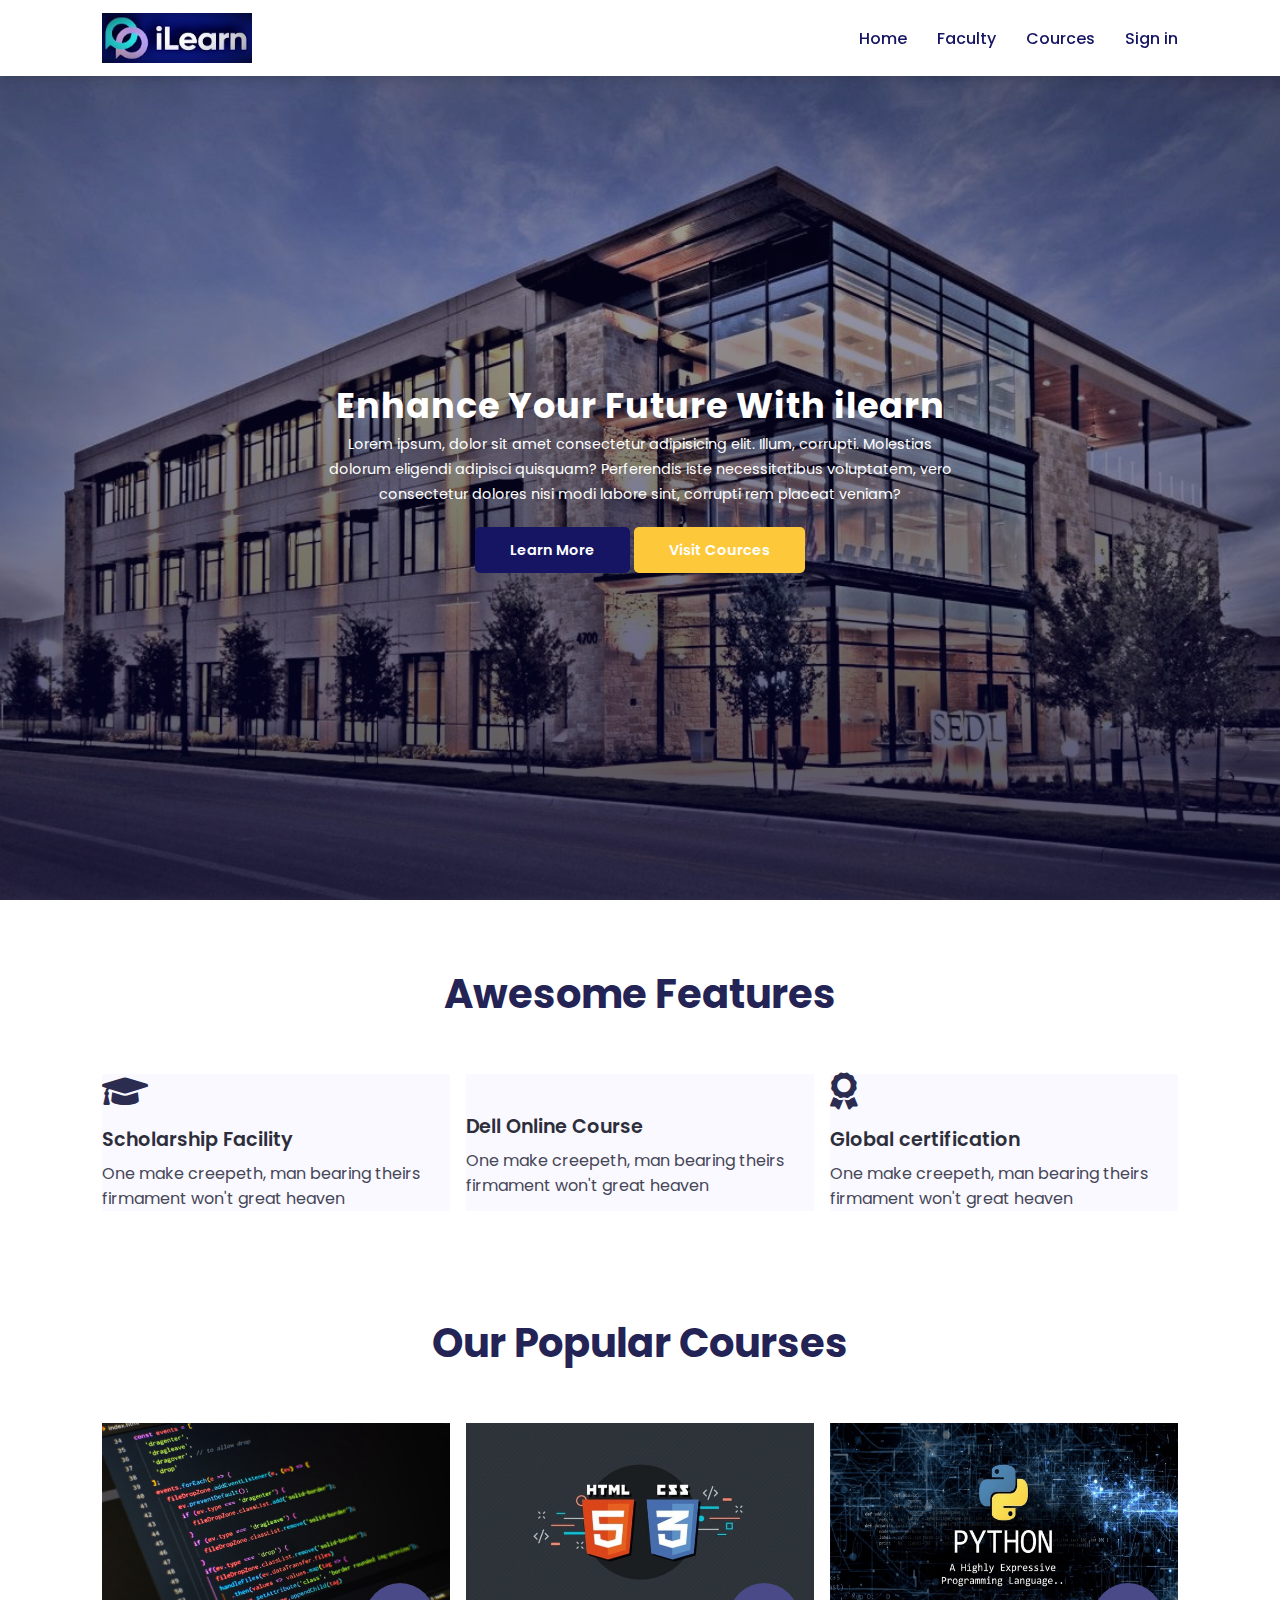
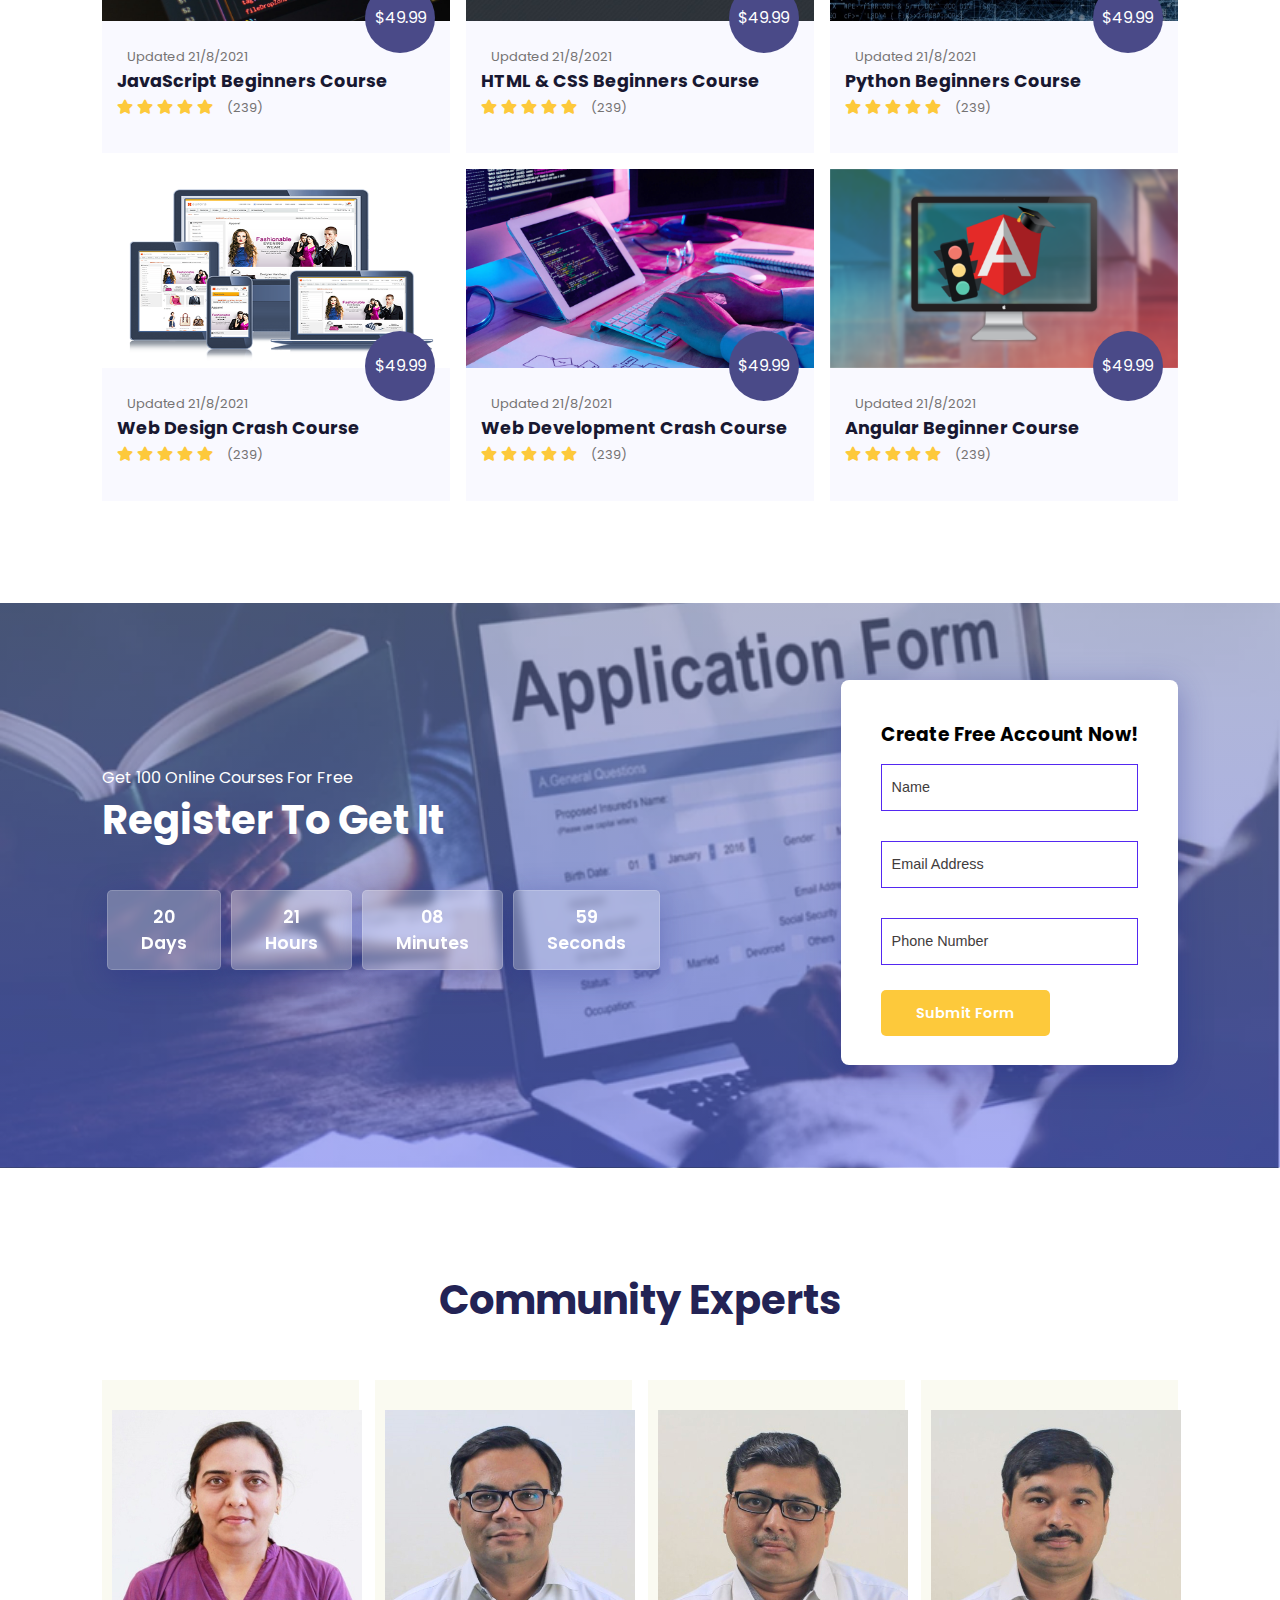
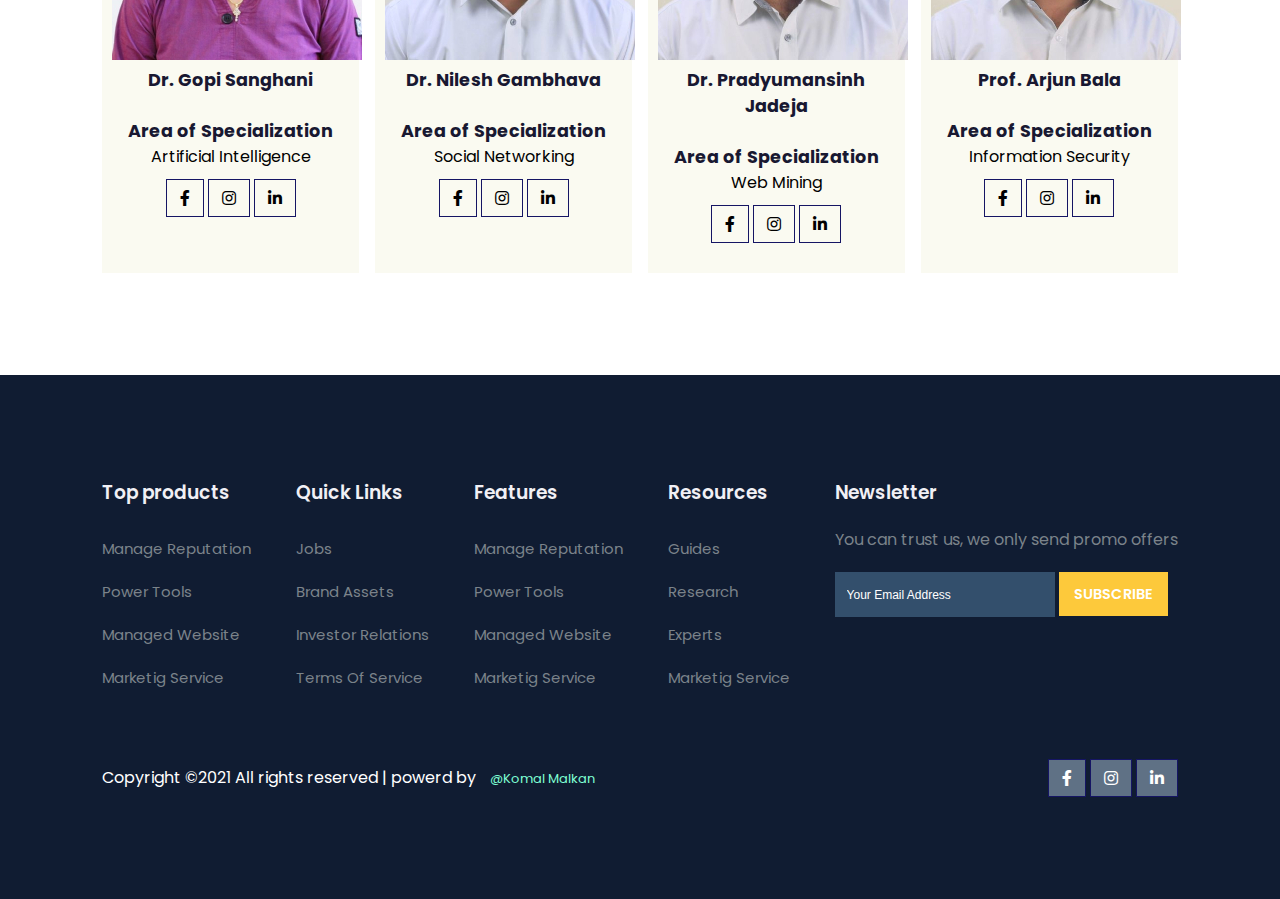
<file: index.html>
<!DOCTYPE html>
<html lang="en">
<head>
    <meta charset="UTF-8">
    <meta http-equiv="X-UA-Compatible" content="IE=edge">
    <meta name="viewport" content="width=device-width, initial-scale=1.0">
    <title>ilearn</title>

    <link rel="stylesheet" href="https://pro.fontawesome.com/releases/v5.10.0/css/all.css"   />

    <link rel="stylesheet" href="style.css">

    <script src="https://code.jquery.com/jquery-3.6.0.min.js" integrity="sha256-/xUj+3OJU5yExlq6GSYGSHk7tPXikynS7ogEvDej/m4=" crossorigin="anonymous"></script>
    
</head>
<body>
    <!-- Navigation -->
    <nav>
        <img src="images/logo.jpg" alt="">
        <div class="navigation">
            <ul>
                <i id="menu-close" class="fas fa-times"></i>
                <li><a href="#home">Home</a></li>
                <li><a href="faculty.html">Faculty</a></li>
                <li><a href="courses.html">Cources</a></li>
                <li><a href="signin.html">Sign in</a></li>
            </ul>
            <img id="menu-btn" src="images/menu.jpg" alt="">
        </div>
    </nav>

    <!--Home-->

    <section id="home">
        <h2>Enhance Your Future With ilearn</h2>
        <p>Lorem ipsum, dolor sit amet consectetur adipisicing elit. Illum, corrupti. Molestias dolorum eligendi adipisci quisquam?
             Perferendis iste necessitatibus voluptatem, vero consectetur dolores nisi modi labore sint, corrupti rem placeat veniam?</p>
             <div class="btn">
                 <a class="blue" href="#features">Learn More</a>
                 <a class="yellow" href="courses.html">Visit Cources</a>
                </div>
    </section>

    <!--features-->
    <section id="features">
        <h1>Awesome Features</h1>
        <div class="fea-base">
            <div class="fea-box">
                <i class="fas fa-graduation-cap"></i>
                <h3>Scholarship Facility</h3>
                <p>One make creepeth, man bearing theirs firmament won't great heaven</p>
            </div>
            <div class="fea-box">
                <i class="fas fa-file-certificate"></i>
                <h3>Dell Online Course</h3>
                <p>One make creepeth, man bearing theirs firmament won't great heaven</p>
            </div>
            <div class="fea-box">
                <i class="fas fa-award"></i>
                <h3>Global certification</h3>
                <p>One make creepeth, man bearing theirs firmament won't great heaven</p>
            </div>
        </div>
    </section>

    <!--Courses-->

    <section id="course">
        <h1>Our Popular Courses</h1>
        <div class="course-box">

            <div class="courses">
                <img src="images/js.jpg" alt=""/>
                <div class="details">
                    <span>Updated 21/8/2021</span>
                    <h6>JavaScript Beginners Course</h6>
                    <div class="star">
                        <i class="fas fa-star"></i>
                        <i class="fas fa-star"></i>
                        <i class="fas fa-star"></i>
                        <i class="fas fa-star"></i>
                        <i class="fas fa-star"></i>
                        <span>(239)</span>
                    </div>
                </div>
                <div class="cost">
                    $49.99
                </div>
            </div>
            <div class="courses">
                <img src="images/css.jpg" alt=""/>
                <div class="details">
                    <span>Updated 21/8/2021</span>
                    <h6>HTML & CSS Beginners Course</h6>
                    <div class="star">
                        <i class="fas fa-star"></i>
                        <i class="fas fa-star"></i>
                        <i class="fas fa-star"></i>
                        <i class="fas fa-star"></i>
                        <i class="fas fa-star"></i>
                        <span>(239)</span>
                    </div>
                </div>
                <div class="cost">
                    $49.99
                </div>
            </div>
            <div class="courses">
                <img src="images/python.jpg" alt=""/>
                <div class="details">
                    <span>Updated 21/8/2021</span>
                    <h6>Python Beginners Course</h6>
                    <div class="star">
                        <i class="fas fa-star"></i>
                        <i class="fas fa-star"></i>
                        <i class="fas fa-star"></i>
                        <i class="fas fa-star"></i>
                        <i class="fas fa-star"></i>
                        <span>(239)</span>
                    </div>
                </div>
                <div class="cost">
                    $49.99
                </div>
            </div>
            <div class="courses">
                <img src="images/wd.jpg" alt=""/>
                <div class="details">
                    <span>Updated 21/8/2021</span>
                    <h6>Web Design Crash Course</h6>
                    <div class="star">
                        <i class="fas fa-star"></i>
                        <i class="fas fa-star"></i>
                        <i class="fas fa-star"></i>
                        <i class="fas fa-star"></i>
                        <i class="fas fa-star"></i>
                        <span>(239)</span>
                    </div>
                </div>
                <div class="cost">
                    $49.99
                </div>
            </div>
            <div class="courses">
                <img src="images/wde.jpg" alt=""/>
                <div class="details">
                    <span>Updated 21/8/2021</span>
                    <h6>Web Development Crash Course</h6>
                    <div class="star">
                        <i class="fas fa-star"></i>
                        <i class="fas fa-star"></i>
                        <i class="fas fa-star"></i>
                        <i class="fas fa-star"></i>
                        <i class="fas fa-star"></i>
                        <span>(239)</span>
                    </div>
                </div>
                <div class="cost">
                    $49.99
                </div>
            </div>
            <div class="courses">
                <img src="images/angular.jpg" alt=""/>
                <div class="details">
                    <span>Updated 21/8/2021</span>
                    <h6>Angular Beginner Course</h6>
                    <div class="star">
                        <i class="fas fa-star"></i>
                        <i class="fas fa-star"></i>
                        <i class="fas fa-star"></i>
                        <i class="fas fa-star"></i>
                        <i class="fas fa-star"></i>
                        <span>(239)</span>
                    </div>
                </div>
                <div class="cost">
                    $49.99
                </div>
            </div>
        </div>
    </section>

    <!--Registration-->

    <section id="registration">
        <div class="reminder">
            <p>Get 100 Online Courses For Free</p>
            <h1>Register To Get It</h1>
            <div class="time">
                <div class="date">
                    20 <br/> Days
                </div>
                <div class="date">
                    21 <br/> Hours
                </div>
                <div class="date">
                    08 <br/> Minutes
                </div>
                <div class="date">
                    59 <br/> Seconds
                </div>
            </div>
        </div>

        <div class="form">
            <h3>Create Free Account Now!</h3>
            <input type="text" placeholder="Name" name="" id="">
            <input type="text" placeholder="Email Address" name="" id="">
            <input type="text" placeholder="Phone Number" name="" id="">
            <div class="btn"><a class="yellow" href="#">Submit Form</a></div>
        </div>
    </section>

    <!--Profiles-->
    <section id="experts">
    <h1>Community Experts</h1>
    <div class="expert-box">

        <div class="profile">
            <img src="images/f1.jpg" alt="">
            <h6>Dr. Gopi Sanghani</h6><br/>
            <p> <h6>Area of Specialization</h6>  Artificial Intelligence</p>
            <div class="pro-links">
                <i class="fab fa-facebook-f"></i>
                <i class="fab fa-instagram"></i>
                <i class="fab fa-linkedin-in"></i>
            </div>
        </div>

        <div class="profile">
            <img src="images/f2.jpg" alt="">
            <h6>Dr. Nilesh Gambhava</h6><br/>
            <p><h6>Area of Specialization</h6> Social Networking</p>
            <div class="pro-links">
                <i class="fab fa-facebook-f"></i>
                <i class="fab fa-instagram"></i>
                <i class="fab fa-linkedin-in"></i>
            </div>
        </div>

        <div class="profile">
            <img src="images/f3.jpg" alt="">
            <h6>Dr. Pradyumansinh Jadeja</h6><br/>
            <p> <h6>Area of Specialization</h6>Web Mining</p>
            <div class="pro-links">
                <i class="fab fa-facebook-f"></i>
                <i class="fab fa-instagram"></i>
                <i class="fab fa-linkedin-in"></i>
            </div>
        </div>

        <div class="profile">
            <img src="images/f4.jpg" alt="">
            <h6>Prof. Arjun Bala</h6><br/>
            <p> <h6>Area of Specialization</h6>Information Security</p>
            <div class="pro-links">
                <i class="fab fa-facebook-f"></i>
                <i class="fab fa-instagram"></i>
                <i class="fab fa-linkedin-in"></i>
            </div>
        </div>

    </div>
    </section>

    <!--footer-->

    <footer>
        <div class="footer-col">
            <h3>Top products</h3>
            <li>Manage Reputation</li>
            <li>Power Tools</li>
            <li>Managed Website</li>
            <li>Marketig Service</li>
        </div>
        <div class="footer-col">
            <h3>Quick Links</h3>
            <li>Jobs</li>
            <li>Brand Assets</li>
            <li>Investor Relations</li>
            <li>Terms Of Service</li>
        </div>
        <div class="footer-col">
            <h3>Features</h3>
            <li>Manage Reputation</li>
            <li>Power Tools</li>
            <li>Managed Website</li>
            <li>Marketig Service</li>
        </div>
        <div class="footer-col">
            <h3>Resources</h3>
            <li>Guides</li>
            <li>Research</li>
            <li>Experts</li>
            <li>Marketig Service</li>
        </div>

        <div class="Footer-col">
            <h3>Newsletter</h3>
            <p>You can trust us, we only send promo offers</p>
            <div class="subscribe">
                <input type="text"placeholder="Your Email Address">
                <a href="#" class="yellow">SUBSCRIBE</a>
            </div>
        </div>
        <div class="copyright">
            <p>Copyright &copy;2021 All rights reserved | powerd by <span class="myprofile">@Komal Malkan</span></p>
            <div class="pro-links">
                <i class="fab fa-facebook-f"></i>
                <i class="fab fa-instagram"></i>
                <i class="fab fa-linkedin-in"></i>
            </div>
        </div>
    </footer>

    

    <script>
        $('#menu-btn').click(function() {
            $('nav .navigation ul').addClass('active')
        }); 
        $('#menu-close').click(function() {
            $('nav .navigation ul').removeClass('active')
        });
    </script>

    

</body>
</html>
</file>
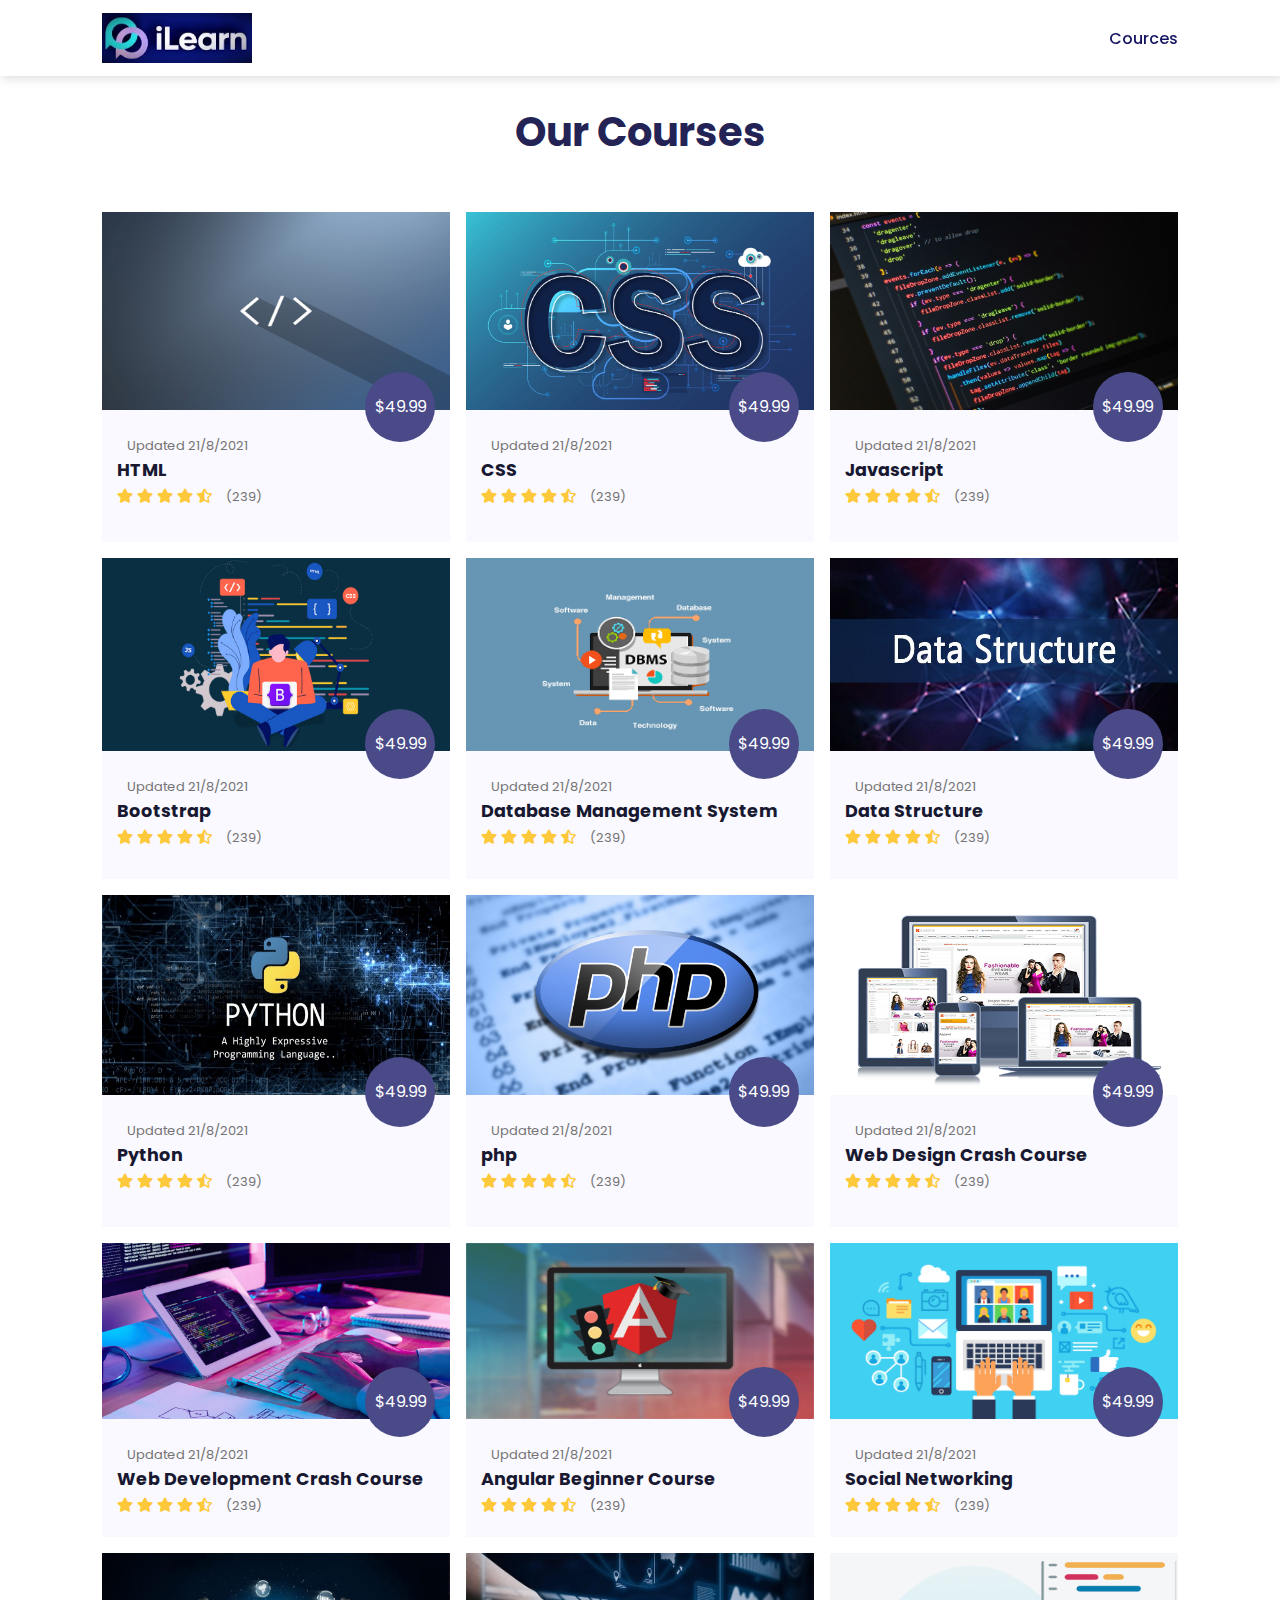
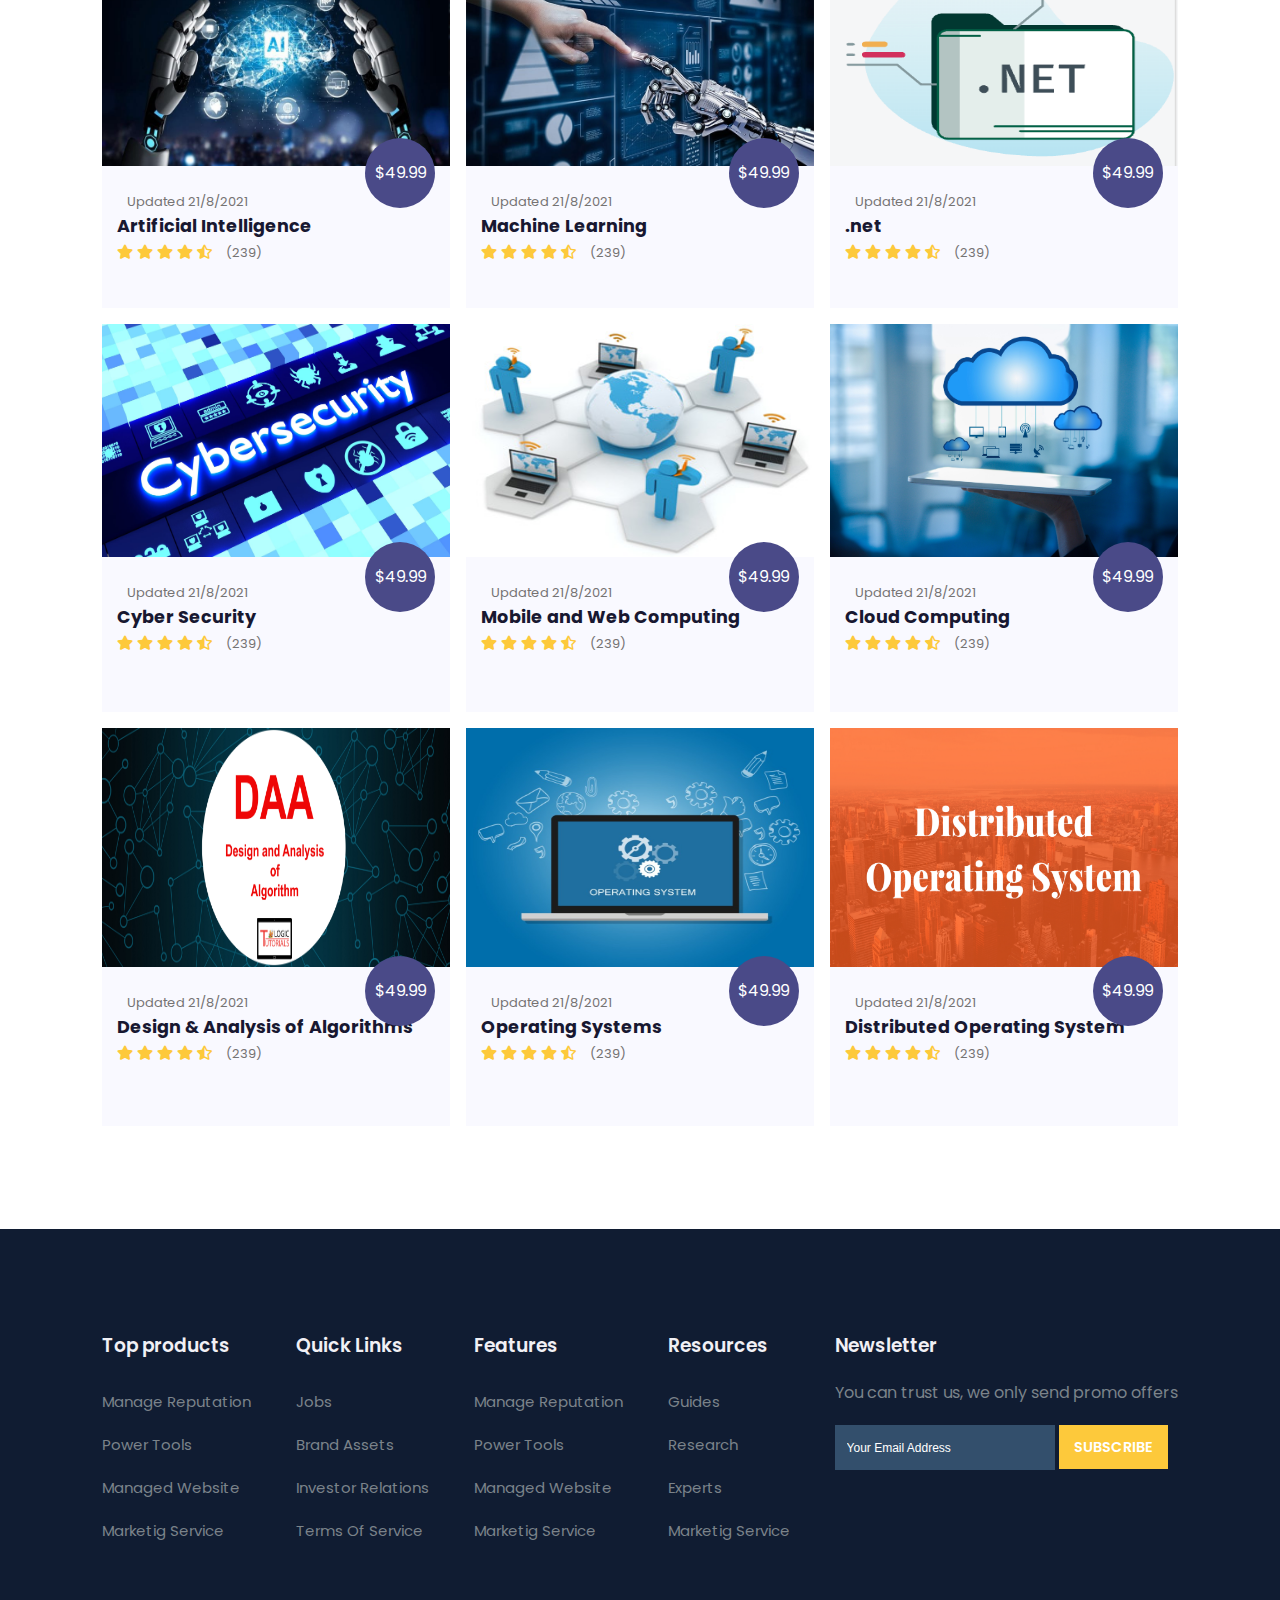
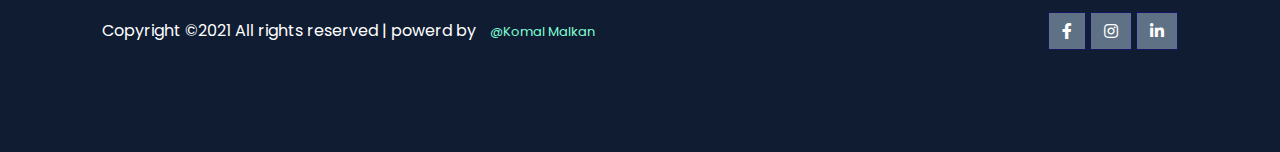
<file: courses.html>
<!DOCTYPE html>
<html lang="en">
<head>
    <meta charset="UTF-8">
    <meta http-equiv="X-UA-Compatible" content="IE=edge">
    <meta name="viewport" content="width=device-width, initial-scale=1.0">
    <title>Courses</title>

    <link rel="stylesheet" href="https://pro.fontawesome.com/releases/v5.10.0/css/all.css"   />

    <link rel="stylesheet" href="style.css">

</head>
<body>
    
    <!-- Navigation -->
    <nav>
        <img src="images/logo.jpg" alt="">
        <div class="navigation">
            <ul>
                <i id="menu-close" class="fas fa-times"></i>
                <li><a href="#course">Cources</a></li>
            </ul>
            <img id="menu-btn" src="images/menu.jpg" alt="">
        </div>
    </nav>

    <!--Courses-->

    <section id="course">
        <h1>Our Courses</h1>
        <div class="course-box">

            <div class="courses">
                <img src="images/i1.jpg" alt=""/>
                <div class="details">
                    <span>Updated 21/8/2021</span>
                    <h6>HTML</h6>
                    <div class="star">
                        <i class="fas fa-star"></i>
                        <i class="fas fa-star"></i>
                        <i class="fas fa-star"></i>
                        <i class="fas fa-star"></i>
                        <i class="fas fa-star-half-alt"></i>
                        <span>(239)</span>
                    </div>
                </div>
                <div class="cost">
                    $49.99
                </div>
            </div>
            <div class="courses">
                <img src="images/i2.jpg" alt=""/>
                <div class="details">
                    <span>Updated 21/8/2021</span>
                    <h6>CSS</h6>
                    <div class="star">
                        <i class="fas fa-star"></i>
                        <i class="fas fa-star"></i>
                        <i class="fas fa-star"></i>
                        <i class="fas fa-star"></i>
                        <i class="fas fa-star-half-alt"></i>
                        <span>(239)</span>
                    </div>
                </div>
                <div class="cost">
                    $49.99
                </div>
            </div>
            <div class="courses">
                <img src="images/js.jpg" alt=""/>
                <div class="details">
                    <span>Updated 21/8/2021</span>
                    <h6>Javascript</h6>
                    <div class="star">
                        <i class="fas fa-star"></i>
                        <i class="fas fa-star"></i>
                        <i class="fas fa-star"></i>
                        <i class="fas fa-star"></i>
                        <i class="fas fa-star-half-alt"></i>
                        <span>(239)</span>
                    </div>
                </div>
                <div class="cost">
                    $49.99
                </div>
            </div>
            <div class="courses">
                <img src="images/bootstrap.jpg" alt=""/>
                <div class="details">
                    <span>Updated 21/8/2021</span>
                    <h6>Bootstrap</h6>
                    <div class="star">
                        <i class="fas fa-star"></i>
                        <i class="fas fa-star"></i>
                        <i class="fas fa-star"></i>
                        <i class="fas fa-star"></i>
                        <i class="fas fa-star-half-alt"></i>
                        <span>(239)</span>
                    </div>
                </div>
                <div class="cost">
                    $49.99
                </div>
            </div>
            <div class="courses">
                <img src="images/dbms.jpg" alt=""/>
                <div class="details">
                    <span>Updated 21/8/2021</span>
                    <h6>Database Management System</h6>
                    <div class="star">
                        <i class="fas fa-star"></i>
                        <i class="fas fa-star"></i>
                        <i class="fas fa-star"></i>
                        <i class="fas fa-star"></i>
                        <i class="fas fa-star-half-alt"></i>
                        <span>(239)</span>
                    </div>
                </div>
                <div class="cost">
                    $49.99
                </div>
            </div>
            <div class="courses">
                <img src="images/ds.jpg" alt=""/>
                <div class="details">
                    <span>Updated 21/8/2021</span>
                    <h6>Data Structure</h6>
                    <div class="star">
                        <i class="fas fa-star"></i>
                        <i class="fas fa-star"></i>
                        <i class="fas fa-star"></i>
                        <i class="fas fa-star"></i>
                        <i class="fas fa-star-half-alt"></i>
                        <span>(239)</span>
                    </div>
                </div>
                <div class="cost">
                    $49.99
                </div>
            </div>
            <div class="courses">
                <img src="images/python.jpg" alt=""/>
                <div class="details">
                    <span>Updated 21/8/2021</span>
                    <h6>Python</h6>
                    <div class="star">
                        <i class="fas fa-star"></i>
                        <i class="fas fa-star"></i>
                        <i class="fas fa-star"></i>
                        <i class="fas fa-star"></i>
                        <i class="fas fa-star-half-alt"></i>
                        <span>(239)</span>
                    </div>
                </div>
                <div class="cost">
                    $49.99
                </div>
            </div>
            <div class="courses">
                <img src="images/php.jpg" alt=""/>
                <div class="details">
                    <span>Updated 21/8/2021</span>
                    <h6>php</h6>
                    <div class="star">
                        <i class="fas fa-star"></i>
                        <i class="fas fa-star"></i>
                        <i class="fas fa-star"></i>
                        <i class="fas fa-star"></i>
                        <i class="fas fa-star-half-alt"></i>
                        <span>(239)</span>
                    </div>
                </div>
                <div class="cost">
                    $49.99
                </div>
            </div>
            <div class="courses">
                <img src="images/wd.jpg" alt=""/>
                <div class="details">
                    <span>Updated 21/8/2021</span>
                    <h6>Web Design Crash Course</h6>
                    <div class="star">
                        <i class="fas fa-star"></i>
                        <i class="fas fa-star"></i>
                        <i class="fas fa-star"></i>
                        <i class="fas fa-star"></i>
                        <i class="fas fa-star-half-alt"></i>
                        <span>(239)</span>
                    </div>
                </div>
                <div class="cost">
                    $49.99
                </div>
            </div>
            <div class="courses">
                <img src="images/wde.jpg" alt=""/>
                <div class="details">
                    <span>Updated 21/8/2021</span>
                    <h6>Web Development Crash Course</h6>
                    <div class="star">
                        <i class="fas fa-star"></i>
                        <i class="fas fa-star"></i>
                        <i class="fas fa-star"></i>
                        <i class="fas fa-star"></i>
                        <i class="fas fa-star-half-alt"></i>
                        <span>(239)</span>
                    </div>
                </div>
                <div class="cost">
                    $49.99
                </div>
            </div>
            <div class="courses">
                <img src="images/angular.jpg" alt=""/>
                <div class="details">
                    <span>Updated 21/8/2021</span>
                    <h6>Angular Beginner Course</h6>
                    <div class="star">
                        <i class="fas fa-star"></i>
                        <i class="fas fa-star"></i>
                        <i class="fas fa-star"></i>
                        <i class="fas fa-star"></i>
                        <i class="fas fa-star-half-alt"></i>
                        <span>(239)</span>
                    </div>
                </div>
                <div class="cost">
                    $49.99
                </div>
            </div>
            <div class="courses">
                <img src="images/sn.jpg" alt=""/>
                <div class="details">
                    <span>Updated 21/8/2021</span>
                    <h6> Social Networking</h6>
                    <div class="star">
                        <i class="fas fa-star"></i>
                        <i class="fas fa-star"></i>
                        <i class="fas fa-star"></i>
                        <i class="fas fa-star"></i>
                        <i class="fas fa-star-half-alt"></i>
                        <span>(239)</span>
                    </div>
                </div>
                <div class="cost">
                    $49.99
                </div>
            </div>
            <div class="courses">
                <img src="images/ai.jpg" alt=""/>
                <div class="details">
                    <span>Updated 21/8/2021</span>
                    <h6>Artificial Intelligence</h6>
                    <div class="star">
                        <i class="fas fa-star"></i>
                        <i class="fas fa-star"></i>
                        <i class="fas fa-star"></i>
                        <i class="fas fa-star"></i>
                        <i class="fas fa-star-half-alt"></i>
                        <span>(239)</span>
                    </div>
                </div>
                <div class="cost">
                    $49.99
                </div>
            </div>
            <div class="courses">
                <img src="images/ml.jpg" alt=""/>
                <div class="details">
                    <span>Updated 21/8/2021</span>
                    <h6>Machine Learning</h6>
                    <div class="star">
                        <i class="fas fa-star"></i>
                        <i class="fas fa-star"></i>
                        <i class="fas fa-star"></i>
                        <i class="fas fa-star"></i>
                        <i class="fas fa-star-half-alt"></i>
                        <span>(239)</span>
                    </div>
                </div>
                <div class="cost">
                    $49.99
                </div>
            </div>
            <div class="courses">
                <img src="images/net.jpg" alt=""/>
                <div class="details">
                    <span>Updated 21/8/2021</span>
                    <h6>.net</h6>
                    <div class="star">
                        <i class="fas fa-star"></i>
                        <i class="fas fa-star"></i>
                        <i class="fas fa-star"></i>
                        <i class="fas fa-star"></i>
                        <i class="fas fa-star-half-alt"></i>
                        <span>(239)</span>
                    </div>
                </div>
                <div class="cost">
                    $49.99
                </div>
            </div>
            <div class="courses">
                <img src="images/cs.jpg" alt=""/>
                <div class="details">
                    <span>Updated 21/8/2021</span>
                    <h6>Cyber Security</h6>
                    <div class="star">
                        <i class="fas fa-star"></i>
                        <i class="fas fa-star"></i>
                        <i class="fas fa-star"></i>
                        <i class="fas fa-star"></i>
                        <i class="fas fa-star-half-alt"></i>
                        <span>(239)</span>
                    </div>
                </div>
                <div class="cost">
                    $49.99
                </div>
            </div>
            <div class="courses">
                <img src="images/mwc.jpg" alt=""/>
                <div class="details">
                    <span>Updated 21/8/2021</span>
                    <h6>Mobile and Web Computing</h6>
                    <div class="star">
                        <i class="fas fa-star"></i>
                        <i class="fas fa-star"></i>
                        <i class="fas fa-star"></i>
                        <i class="fas fa-star"></i>
                        <i class="fas fa-star-half-alt"></i>
                        <span>(239)</span>
                    </div>
                </div>
                <div class="cost">
                    $49.99
                </div>
            </div>
            <div class="courses">
                <img src="images/cloud.jpg" alt=""/>
                <div class="details">
                    <span>Updated 21/8/2021</span>
                    <h6>Cloud Computing</h6>
                    <div class="star">
                        <i class="fas fa-star"></i>
                        <i class="fas fa-star"></i>
                        <i class="fas fa-star"></i>
                        <i class="fas fa-star"></i>
                        <i class="fas fa-star-half-alt"></i>
                        <span>(239)</span>
                    </div>
                </div>
                <div class="cost">
                    $49.99
                </div>
            </div>
            <div class="courses">
                <img src="images/daa.jpg" alt=""/>
                <div class="details">
                    <span>Updated 21/8/2021</span>
                    <h6>Design & Analysis of Algorithms</h6>
                    <div class="star">
                        <i class="fas fa-star"></i>
                        <i class="fas fa-star"></i>
                        <i class="fas fa-star"></i>
                        <i class="fas fa-star"></i>
                        <i class="fas fa-star-half-alt"></i>
                        <span>(239)</span>
                    </div>
                </div>
                <div class="cost">
                    $49.99
                </div>
            </div>
            <div class="courses">
                <img src="images/os.jpg" alt=""/>
                <div class="details">
                    <span>Updated 21/8/2021</span>
                    <h6>Operating Systems</h6>
                    <div class="star">
                        <i class="fas fa-star"></i>
                        <i class="fas fa-star"></i>
                        <i class="fas fa-star"></i>
                        <i class="fas fa-star"></i>
                        <i class="fas fa-star-half-alt"></i>
                        <span>(239)</span>
                    </div>
                </div>
                <div class="cost">
                    $49.99
                </div>
            </div>
            <div class="courses">
                <img src="images/dos.jpg" alt=""/>
                <div class="details">
                    <span>Updated 21/8/2021</span>
                    <h6>Distributed Operating System</h6>
                    <div class="star">
                        <i class="fas fa-star"></i>
                        <i class="fas fa-star"></i>
                        <i class="fas fa-star"></i>
                        <i class="fas fa-star"></i>
                        <i class="fas fa-star-half-alt"></i>
                        <span>(239)</span>
                    </div>
                </div>
                <div class="cost">
                    $49.99
                </div>
            </div>
        </div>
    </section>

    <!--footer-->

    <footer>
        <div class="footer-col">
            <h3>Top products</h3>
            <li>Manage Reputation</li>
            <li>Power Tools</li>
            <li>Managed Website</li>
            <li>Marketig Service</li>
        </div>
        <div class="footer-col">
            <h3>Quick Links</h3>
            <li>Jobs</li>
            <li>Brand Assets</li>
            <li>Investor Relations</li>
            <li>Terms Of Service</li>
        </div>
        <div class="footer-col">
            <h3>Features</h3>
            <li>Manage Reputation</li>
            <li>Power Tools</li>
            <li>Managed Website</li>
            <li>Marketig Service</li>
        </div>
        <div class="footer-col">
            <h3>Resources</h3>
            <li>Guides</li>
            <li>Research</li>
            <li>Experts</li>
            <li>Marketig Service</li>
        </div>

        <div class="Footer-col">
            <h3>Newsletter</h3>
            <p>You can trust us, we only send promo offers</p>
            <div class="subscribe">
                <input type="text"placeholder="Your Email Address">
                <a href="#" class="yellow">SUBSCRIBE</a>
            </div>
        </div>
        <div class="copyright">
            <p>Copyright &copy;2021 All rights reserved | powerd by <span class="myprofile">@Komal Malkan</span></p>
            <div class="pro-links">
                <i class="fab fa-facebook-f"></i>
                <i class="fab fa-instagram"></i>
                <i class="fab fa-linkedin-in"></i>
            </div>
        </div>
    </footer>

</body>
</html>
</file>
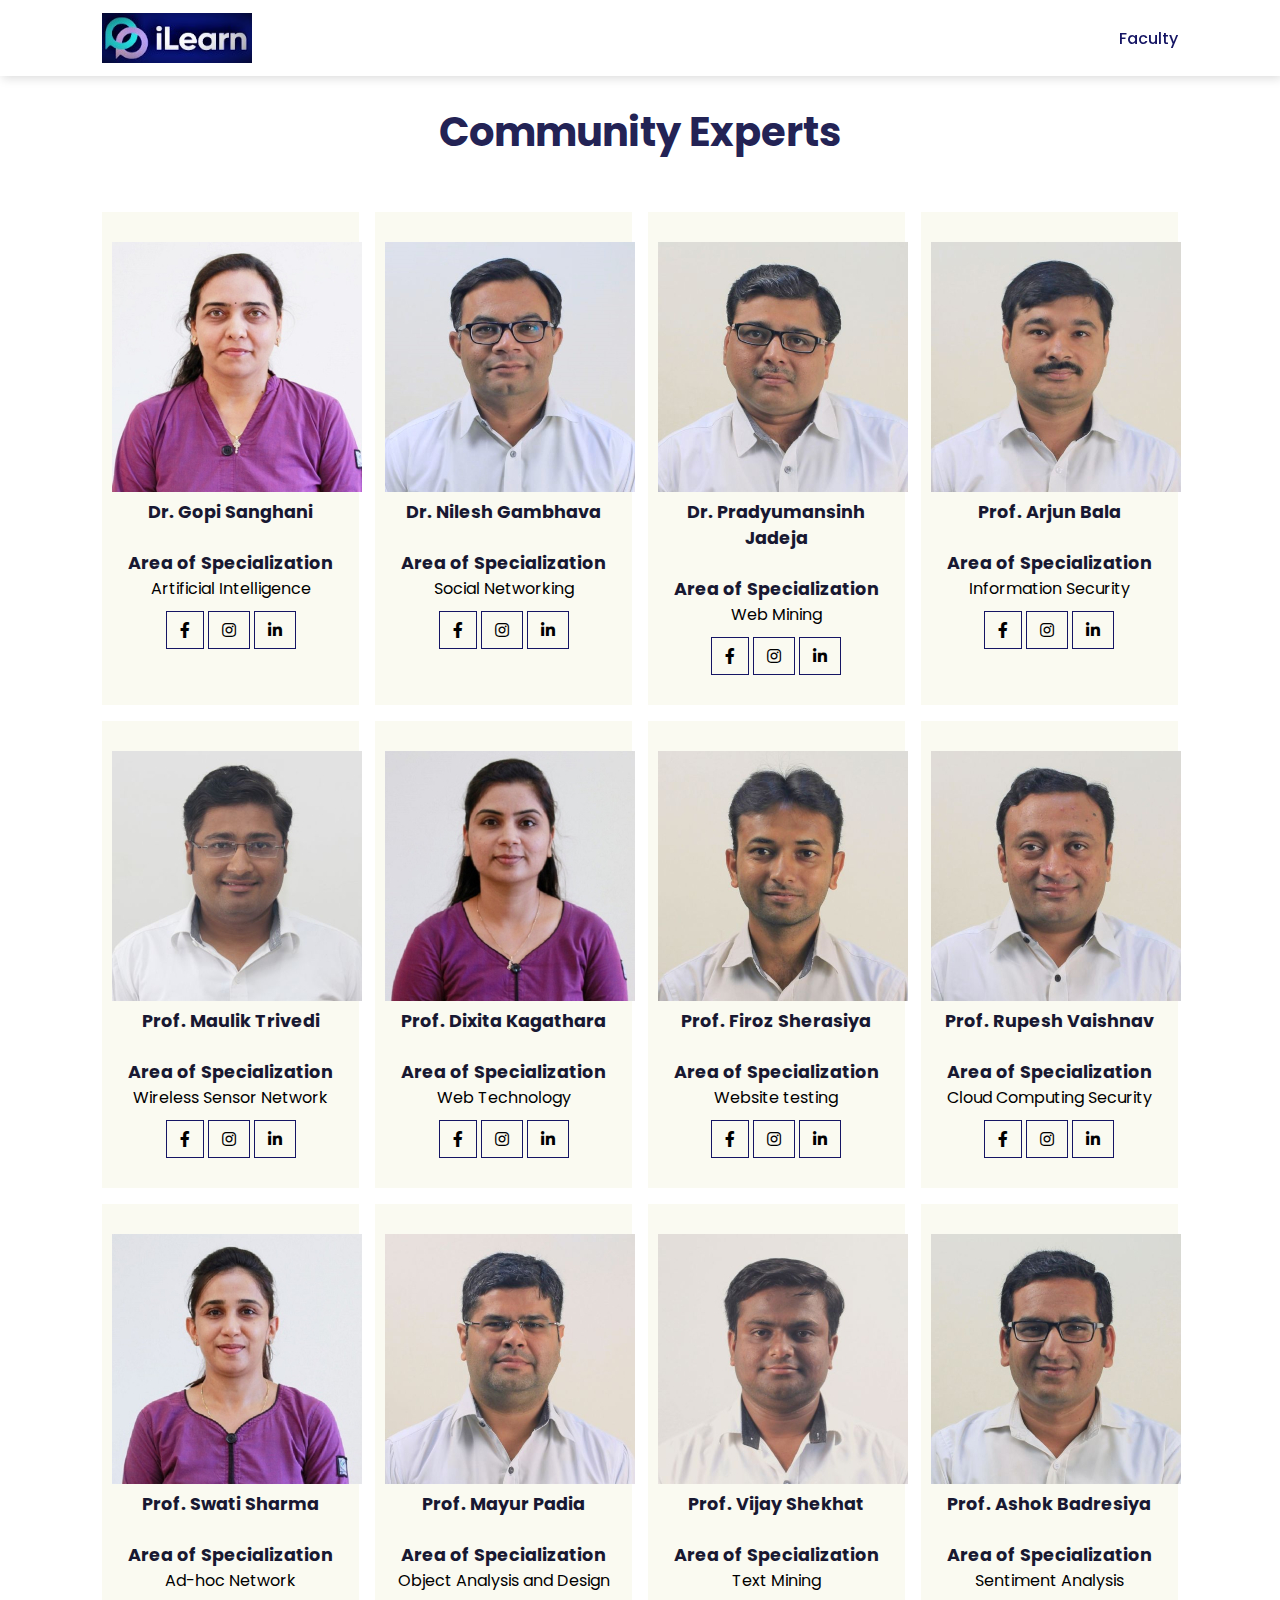
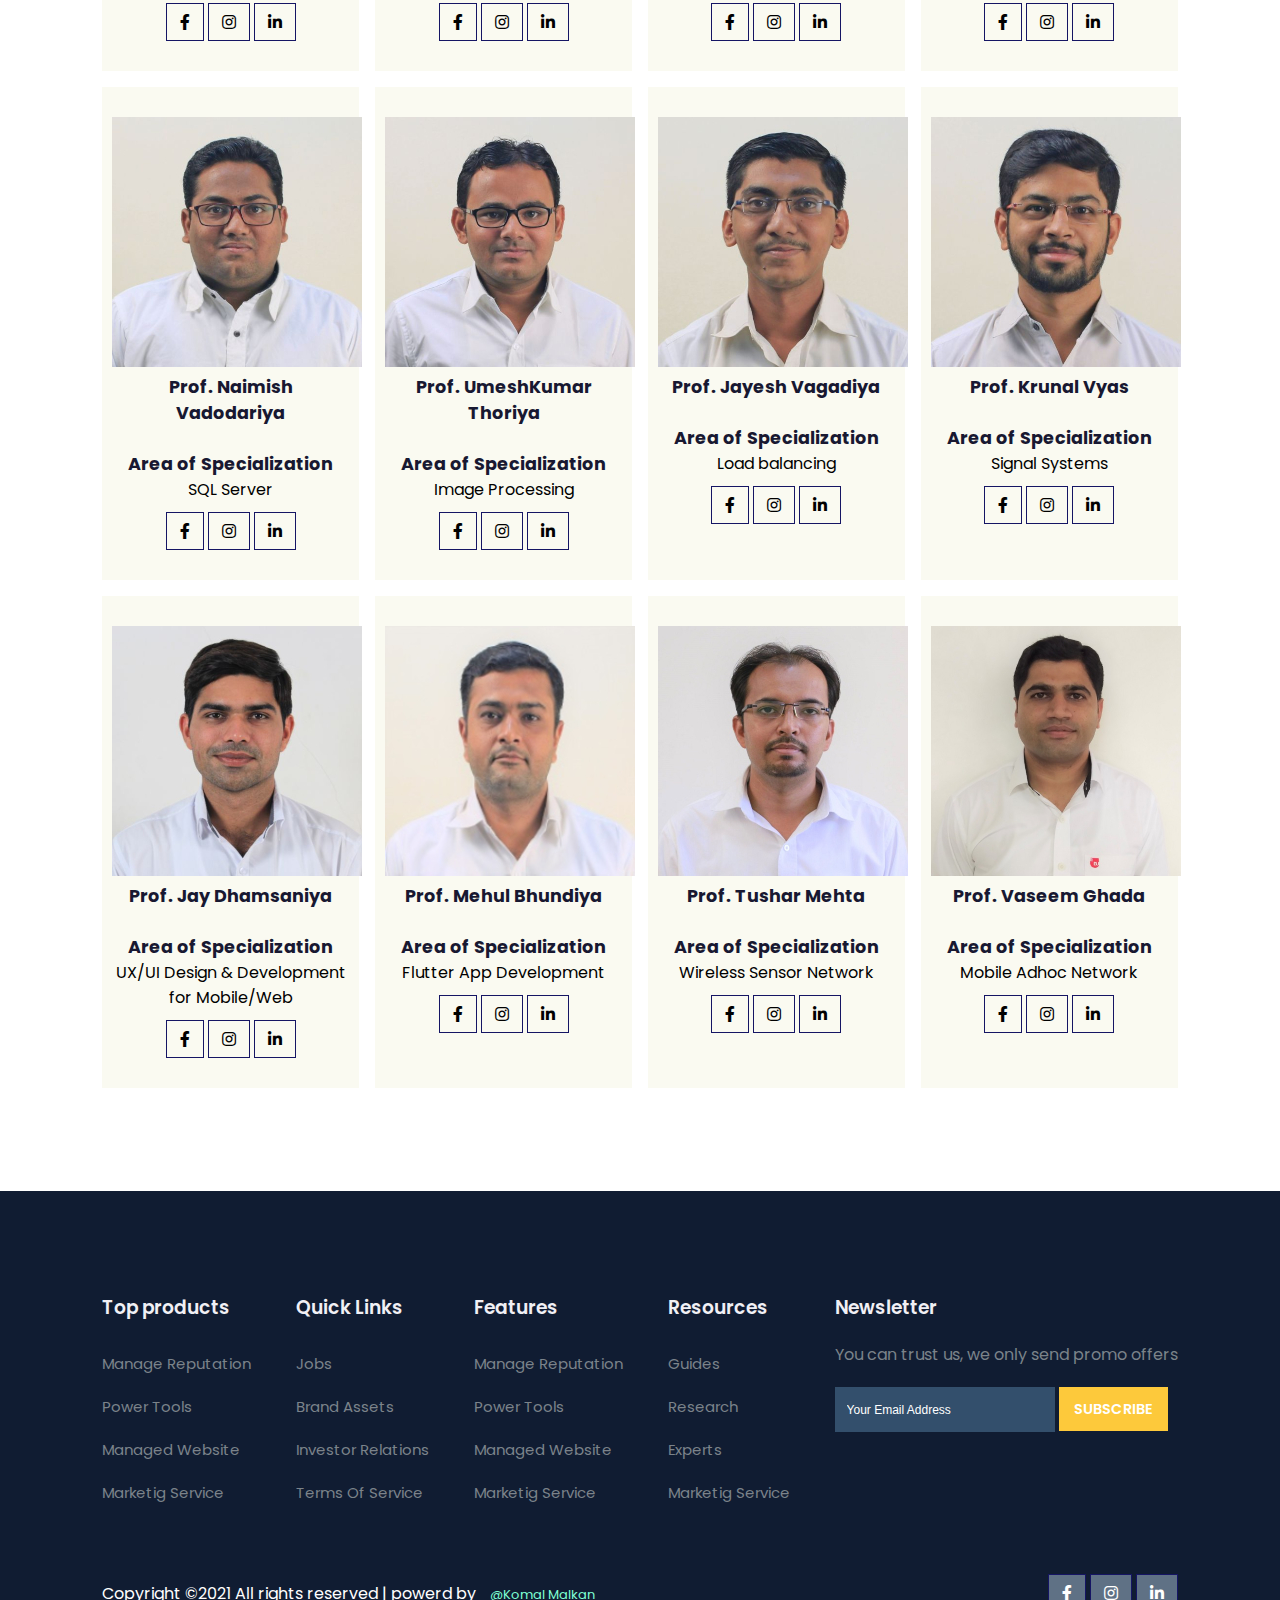
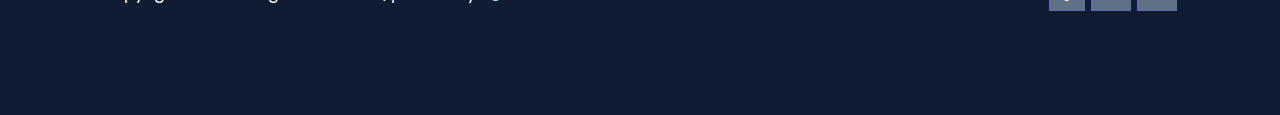
<file: faculty.html>
<!DOCTYPE html>
<html lang="en">
<head>
    <meta charset="UTF-8">
    <meta http-equiv="X-UA-Compatible" content="IE=edge">
    <meta name="viewport" content="width=device-width, initial-scale=1.0">
    <title>Faculty</title>

    <link rel="stylesheet" href="https://pro.fontawesome.com/releases/v5.10.0/css/all.css"   />

    <link rel="stylesheet" href="style.css">

</head>
<body>
    
    <!-- Navigation -->
    <nav>
        <img src="images/logo.jpg" alt="">
        <div class="navigation">
            <ul>
                <i id="menu-close" class="fas fa-times"></i>
                <li><a href="">Faculty</a></li>
            </ul>
            <img id="menu-btn" src="images/menu.jpg" alt="">
        </div>
    </nav>

    <!--faculty-->

    <!--Profiles-->
    <section id="experts">
        <h1>Community Experts</h1>
        <div class="expert-box">
    
            <div class="profile">
                <img src="images/f1.jpg" alt="">
                <h6>Dr. Gopi Sanghani</h6><br/>
                <p> <h6>Area of Specialization</h6>  Artificial Intelligence</p>
                <div class="pro-links">
                    <i class="fab fa-facebook-f"></i>
                    <i class="fab fa-instagram"></i>
                    <i class="fab fa-linkedin-in"></i>
                </div>
            </div>
    
            <div class="profile">
                <img src="images/f2.jpg" alt="">
                <h6>Dr. Nilesh Gambhava</h6><br/>
                <p><h6>Area of Specialization</h6> Social Networking</p>
                <div class="pro-links">
                    <i class="fab fa-facebook-f"></i>
                    <i class="fab fa-instagram"></i>
                    <i class="fab fa-linkedin-in"></i>
                </div>
            </div>
    
            <div class="profile">
                <img src="images/f3.jpg" alt="">
                <h6>Dr. Pradyumansinh Jadeja</h6><br/>
                <p> <h6>Area of Specialization</h6>Web Mining</p>
                <div class="pro-links">
                    <i class="fab fa-facebook-f"></i>
                    <i class="fab fa-instagram"></i>
                    <i class="fab fa-linkedin-in"></i>
                </div>
            </div>
    
            <div class="profile">
                <img src="images/f4.jpg" alt="">
                <h6>Prof. Arjun Bala</h6><br/>
                <p> <h6>Area of Specialization</h6>Information Security</p>
                <div class="pro-links">
                    <i class="fab fa-facebook-f"></i>
                    <i class="fab fa-instagram"></i>
                    <i class="fab fa-linkedin-in"></i>
                </div>
            </div>

            <div class="profile">
                <img src="images/f5.jpg" alt="">
                <h6>Prof. Maulik Trivedi</h6><br/>
                <p> <h6>Area of Specialization</h6> Wireless Sensor Network</p>
                <div class="pro-links">
                    <i class="fab fa-facebook-f"></i>
                    <i class="fab fa-instagram"></i>
                    <i class="fab fa-linkedin-in"></i>
                </div>
            </div>

            <div class="profile">
                <img src="images/f6.jpg" alt="">
                <h6>Prof. Dixita Kagathara</h6><br/>
                <p> <h6>Area of Specialization</h6> Web Technology</p>
                <div class="pro-links">
                    <i class="fab fa-facebook-f"></i>
                    <i class="fab fa-instagram"></i>
                    <i class="fab fa-linkedin-in"></i>
                </div>
            </div>

            <div class="profile">
                <img src="images/f7.jpg" alt="">
                <h6>Prof. Firoz Sherasiya</h6><br/>
                <p> <h6>Area of Specialization</h6> Website testing</p>
                <div class="pro-links">
                    <i class="fab fa-facebook-f"></i>
                    <i class="fab fa-instagram"></i>
                    <i class="fab fa-linkedin-in"></i>
                </div>
            </div>

            <div class="profile">
                <img src="images/f8.jpg" alt="">
                <h6>Prof. Rupesh Vaishnav</h6><br/>
                <p> <h6>Area of Specialization</h6>  Cloud Computing Security</p>
                <div class="pro-links">
                    <i class="fab fa-facebook-f"></i>
                    <i class="fab fa-instagram"></i>
                    <i class="fab fa-linkedin-in"></i>
                </div>
            </div>

            <div class="profile">
                <img src="images/f9.jpg" alt="">
                <h6>Prof. Swati Sharma</h6><br/>
                <p> <h6>Area of Specialization</h6> Ad-hoc Network</p>
                <div class="pro-links">
                    <i class="fab fa-facebook-f"></i>
                    <i class="fab fa-instagram"></i>
                    <i class="fab fa-linkedin-in"></i>
                </div>
            </div>

            <div class="profile">
                <img src="images/f10.jpg" alt="">
                <h6>Prof. Mayur Padia</h6><br/>
                <p> <h6>Area of Specialization</h6> Object Analysis and Design</p>
                <div class="pro-links">
                    <i class="fab fa-facebook-f"></i>
                    <i class="fab fa-instagram"></i>
                    <i class="fab fa-linkedin-in"></i>
                </div>
            </div>

            <div class="profile">
                <img src="images/f11.jpg" alt="">
                <h6>Prof. Vijay Shekhat</h6><br/>
                <p> <h6>Area of Specialization</h6>Text Mining</p>
                <div class="pro-links">
                    <i class="fab fa-facebook-f"></i>
                    <i class="fab fa-instagram"></i>
                    <i class="fab fa-linkedin-in"></i>
                </div>
            </div>

            <div class="profile">
                <img src="images/f12.jpg" alt="">
                <h6>Prof. Ashok Badresiya</h6><br/>
                <p> <h6>Area of Specialization</h6> Sentiment Analysis</p>
                <div class="pro-links">
                    <i class="fab fa-facebook-f"></i>
                    <i class="fab fa-instagram"></i>
                    <i class="fab fa-linkedin-in"></i>
                </div>
            </div>

            <div class="profile">
                <img src="images/f13.jpg" alt="">
                <h6>Prof. Naimish Vadodariya</h6><br/>
                <p> <h6>Area of Specialization</h6>  SQL Server</p>
                <div class="pro-links">
                    <i class="fab fa-facebook-f"></i>
                    <i class="fab fa-instagram"></i>
                    <i class="fab fa-linkedin-in"></i>
                </div>
            </div>

            <div class="profile">
                <img src="images/f14.jpg" alt="">
                <h6>Prof. UmeshKumar Thoriya</h6><br/>
                <p> <h6>Area of Specialization</h6>Image Processing</p>
                <div class="pro-links">
                    <i class="fab fa-facebook-f"></i>
                    <i class="fab fa-instagram"></i>
                    <i class="fab fa-linkedin-in"></i>
                </div>
            </div>

            <div class="profile">
                <img src="images/f15.jpg" alt="">
                <h6>Prof. Jayesh Vagadiya</h6><br/>
                <p> <h6>Area of Specialization</h6>  Load balancing</p>
                <div class="pro-links">
                    <i class="fab fa-facebook-f"></i>
                    <i class="fab fa-instagram"></i>
                    <i class="fab fa-linkedin-in"></i>
                </div>
            </div>

            <div class="profile">
                <img src="images/f16.jpg" alt="">
                <h6>Prof. Krunal Vyas</h6><br/>
                <p> <h6>Area of Specialization</h6> Signal Systems</p>
                <div class="pro-links">
                    <i class="fab fa-facebook-f"></i>
                    <i class="fab fa-instagram"></i>
                    <i class="fab fa-linkedin-in"></i>
                </div>
            </div>

            <div class="profile">
                <img src="images/f17.jpg" alt="">
                <h6>Prof. Jay Dhamsaniya</h6><br/>
                <p> <h6>Area of Specialization</h6>  UX/UI Design & Development for Mobile/Web</p>
                <div class="pro-links">
                    <i class="fab fa-facebook-f"></i>
                    <i class="fab fa-instagram"></i>
                    <i class="fab fa-linkedin-in"></i>
                </div>
            </div>

            <div class="profile">
                <img src="images/f18.jpg" alt="">
                <h6>Prof. Mehul Bhundiya</h6><br/>
                <p> <h6>Area of Specialization</h6> Flutter App Development</p>
                <div class="pro-links">
                    <i class="fab fa-facebook-f"></i>
                    <i class="fab fa-instagram"></i>
                    <i class="fab fa-linkedin-in"></i>
                </div>
            </div>

            <div class="profile">
                <img src="images/f19.jpg" alt="">
                <h6>Prof. Tushar Mehta</h6><br/>
                <p> <h6>Area of Specialization</h6> Wireless Sensor Network</p>
                <div class="pro-links">
                    <i class="fab fa-facebook-f"></i>
                    <i class="fab fa-instagram"></i>
                    <i class="fab fa-linkedin-in"></i>
                </div>
            </div>

            <div class="profile">
                <img src="images/f20.jpg" alt="">
                <h6>Prof. Vaseem Ghada</h6><br/>
                <p> <h6>Area of Specialization</h6> Mobile Adhoc Network</p>
                <div class="pro-links">
                    <i class="fab fa-facebook-f"></i>
                    <i class="fab fa-instagram"></i>
                    <i class="fab fa-linkedin-in"></i>
                </div>
            </div>
    
        </div>
        </section>

    <!--footer-->

    <footer>
        <div class="footer-col">
            <h3>Top products</h3>
            <li>Manage Reputation</li>
            <li>Power Tools</li>
            <li>Managed Website</li>
            <li>Marketig Service</li>
        </div>
        <div class="footer-col">
            <h3>Quick Links</h3>
            <li>Jobs</li>
            <li>Brand Assets</li>
            <li>Investor Relations</li>
            <li>Terms Of Service</li>
        </div>
        <div class="footer-col">
            <h3>Features</h3>
            <li>Manage Reputation</li>
            <li>Power Tools</li>
            <li>Managed Website</li>
            <li>Marketig Service</li>
        </div>
        <div class="footer-col">
            <h3>Resources</h3>
            <li>Guides</li>
            <li>Research</li>
            <li>Experts</li>
            <li>Marketig Service</li>
        </div>

        <div class="Footer-col">
            <h3>Newsletter</h3>
            <p>You can trust us, we only send promo offers</p>
            <div class="subscribe">
                <input type="text"placeholder="Your Email Address">
                <a href="#" class="yellow">SUBSCRIBE</a>
            </div>
        </div>
        <div class="copyright">
            <p>Copyright &copy;2021 All rights reserved | powerd by <span class="myprofile">@Komal Malkan</span></p>
            <div class="pro-links">
                <i class="fab fa-facebook-f"></i>
                <i class="fab fa-instagram"></i>
                <i class="fab fa-linkedin-in"></i>
            </div>
        </div>
    </footer>

</body>
</html>
</file>
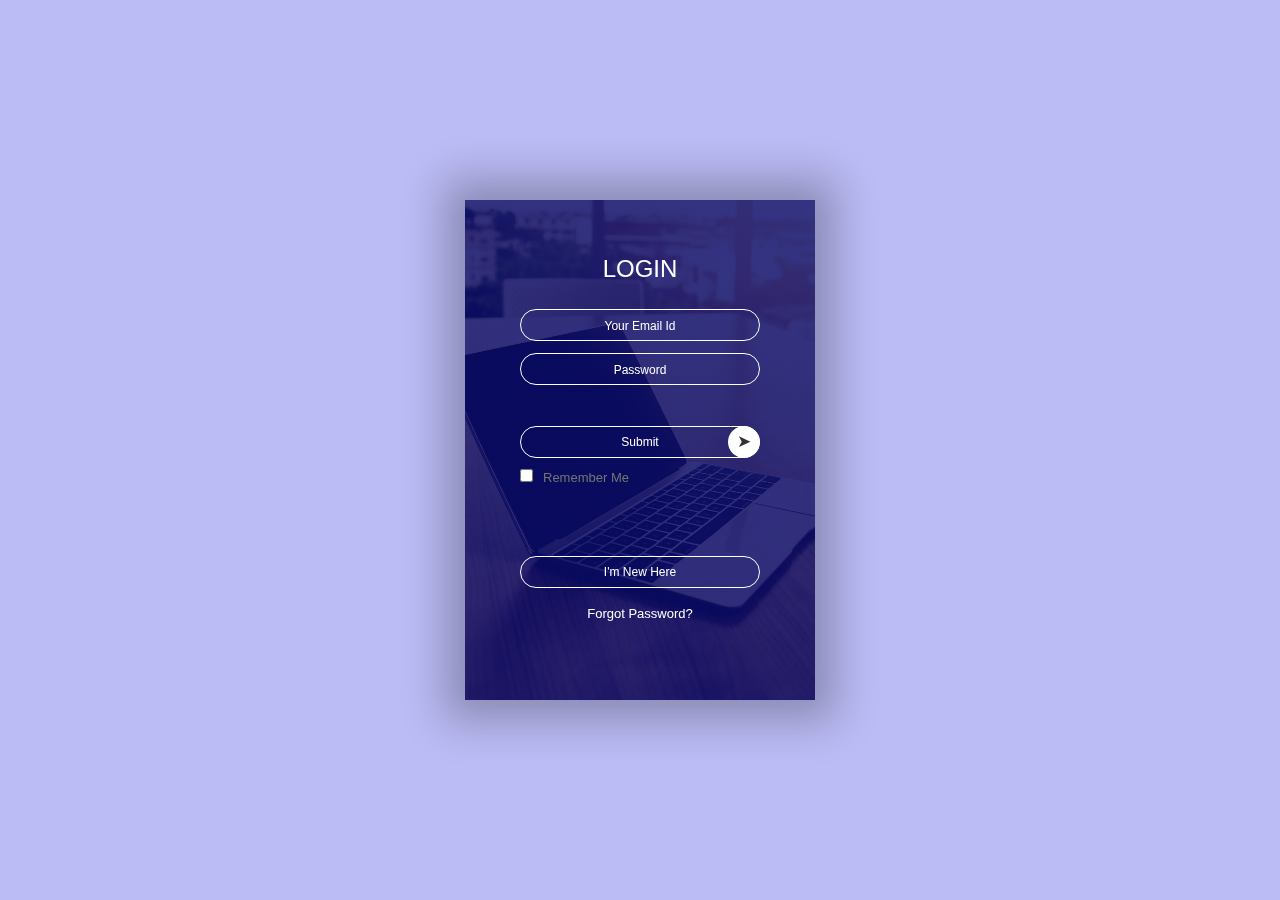
<file: signin.html>
<!DOCTYPE html>
<html lang="en">
<head>
    <meta charset="UTF-8">
    <meta http-equiv="X-UA-Compatible" content="IE=edge">
    <meta name="viewport" content="width=device-width, initial-scale=1.0">
    <title>Login</title>

    <link rel="stylesheet" href="style.css">

</head>
<body>
    
    <div class="container">
        <div class="card">
            <div class="inner-box" id="card">
                <div class="card-front">
                    <h2>LOGIN</h2>
                    <form>
                        <input type="email" class="input-box" placeholder="Your Email Id" required>
                        <input type="password" class="input-box" placeholder="Password" required>
                        <button type="submit" class="submit-btn">Submit</button>
                        <input type="checkbox"><span>Remember Me</span>
                    </form>
                    <button type="button" class="btn" onclick="openRegister()">I'm New Here</button>
                    <a href="">Forgot Password?</a>
                </div>
                <div class="card-back">
                    <h2>REGISTER</h2>
                    <form>
                        <input type="text" class="input-box" placeholder="Your Name" required>
                        <input type="email" class="input-box" placeholder="Your Email Id" required>
                        <input type="password" class="input-box" placeholder="Password" required>
                        <button type="submit" class="submit-btn">Submit</button>
                        <input type="checkbox"><span>Remember Me</span>
                    </form>
                    <button type="button" class="btn" onclick="openLogin()">I've an account</button>
                    <a href="">Forgot Password?</a>
                </div>
            </div>
        </div>
    </div>

    <script>

        var card=document.getElementById("card");

        function openRegister(){
            card.style.transform ="rotateY(-180deg)";
        }
        
        function openLogin(){
            card.style.transform ="rotateY(0deg)";
        }

    </script>

</body>
</html>
</file>
<file: style.css>
@import url('https://fonts.googleapis.com/css2?family=Poppins:wght@100;200;300;400;500;600;700;800;900&display=swap');
*{
    margin: 0;
    padding: 0;
    box-sizing: border-box;
}

body{
    font-family: 'Poppins', sans-serif;
}

h1{
    font-size: 2.5rem;
    font-weight: 700;
    color: rgb(35,35,85);
}

span{
    font-size: .9rem;
    color: #757373;
}

h6{
    font-size: 1.1rem;
    color: rgb(24,24,49);
}

/* Navigation */

nav{
    position: fixed;
    width: 100%;
    background-color: #fff;
    display: flex;
    flex-direction: row;
    justify-content: space-between;
    align-items: center;
    padding: 1vw 8vw;
    box-shadow: 2px 2px 10px rgba(0,0,0,0.15);
    z-index: 999;
}

nav img{
    width: 150px;
    cursor: pointer;
}

nav .navigation{
    display: flex;
}

nav .navigation #menu-btn{
    width: 30px;
    height: 30px;
    display: none;
}

nav .navigation #menu-close{
    display: none;
}

nav .navigation ul{
    display: flex;
    justify-content: flex-end;
    align-items: center;
}

nav .navigation ul li{
    list-style: none;
    margin-left: 30px;
}

nav .navigation ul li a{
    text-decoration: none;
    color: rgb(21,21,100);
    font-size: 16px;
    font-weight: 500;
    transition: 0.3s ease;
}

nav .navigation ul li a:hover{
    color: #FDC93B;
}

/* Login */

.container{
    width: 100%;
    height: 100vh;
    font-family: sans-serif;
    background: rgb(187,187,245);
    color: #fff;
    display: flex;
    align-items: center;
    justify-content: center;
}

.card{
    width: 350px;
    height: 500px;
    box-shadow: 0 0 40px 20px rgba(0,0,0,0.26);
    perspective: 1000px;
}

.inner-box{
    position: relative;
    width: 100%;
    height: 100%;
    transform-style: preserve-3d;
    transition: transform 1s;
}

.card-front, .card-back{
    position: absolute;
    width: 100%;
    height: 100%;
    background-position: center;
    background-size: cover;
    background-image: linear-gradient(rgba(0,0,100,0.8),rgba(0,0,100,0.8)), url(images/login.jpg);
    padding: 55px;
    box-sizing: border-box;
    backface-visibility: hidden;
}

.card-back{
    transform: rotateY(180deg);
}

.card h2{
    font-weight: normal;
    font-size: 24px;
    text-align: center;
    margin-bottom: 20px;
}

.input-box{
    width: 100%;
    background: transparent;
    border: 1px solid #fff;
    margin: 6px 0;
    height: 32px;
    border-radius: 20px;
    padding: 0 10px;
    box-sizing: border-box;
    outline: none;
    text-align: center;
    color: #fff;
}

::placeholder{
    color: #fff;
    font-size: 12px;
}

button{
    width: 100%;
    background: transparent;
    border: 1px solid #fff;
    margin: 35px 0 10px;
    height: 32px;
    font-size: 12px;
    border-radius: 20px;
    padding: 0 10px;
    box-sizing: border-box;
    outline: none;
    color: #fff;
    cursor: pointer;
}

.submit-btn{
    position: relative;
}

.submit-btn::after{
    content: '\27a4';
    color: #333;
    line-height: 32px;
    font-size: 17px;
    height: 32px;
    width: 32px;
    border-radius: 50%;
    background: #fff;
    position: absolute;
    right: -1px;
    top: -1px;
}

span{
    font-size: 13px;
    margin-left: 10px;
}

.card .btn{
    margin-top: 70px;
}

.card a{
    color: #fff;
    text-decoration: none;
    display: block;
    text-align: center;
    font-size: 13px;
    margin-top: 8px;
}

/* Home */

#home{
    background-image: linear-gradient(rgba(9,5,54,0.3), rgba(5,4,46,0.7)), url("images/bgimage.jpg");
    width: 100%;
    height: 100vh;
    background-size: cover;
    background-position: center;
    display: flex;
    flex-direction: column;
    justify-content: center;
    align-items: center;
    text-align: center;
    padding-top: 40px;
}

#home h2{
    color: #fff;
    font-size: 2.2rem;
    letter-spacing: 1px;
}

#home p{
    width: 50%;
    color: #fff;
    font-size: 0.9rem;
    line-height: 25px;
}

#home .btn{
    margin-top: 30px;
}

#home a{
    text-decoration: none;
    font-size: 0.9rem;
    padding: 13px 35px;
    background-color: #fff;
    font-weight: 600;
    border-radius: 5px;
}

#home a.blue{
    color: #fff;
    background: rgb(21,21,100);
    transition: 0.3s ease;
}

#home a.blue:hover{
    color: rgb(21,21,100);
    background: #fff;
}

#home a.yellow{
    color: #fff;
    background: #FDC93B;
    transition: 0.3s ease;
}

#home a.yellow:hover{
    color: rgb(21,21,100);
    background: #fff;
}

/* features */

#features{
    padding: 5vw 8vw 0 8vw;
    text-align: center;
}

#features .fea-base{
    display: grid;
    grid-template-columns: repeat(auto-fit, minmax(320px, 1fr));
    grid-gap: 1rem;
    margin-top: 50px;
}

#features .fea-box{
    background: #F9F9FF;
    text-align: start;
}

#features .fea-box i{
    font-size: 2.3rem;
    color: rgb(44,44,80);
}

#features .fea-box h3{
    font-size: 1.2rem;
    font-weight: 600;
    color: rgb(46,46,59);
    padding: 13px 0 7px 0;
}

#features .fea-box p{
    font-size: 1rem;
    font-weight: 400;
    color: rgb(70,70,87);
}

/* course */

#course{
    padding: 8vw 8vw 8vw 8vw;
    text-align: center;
}

#course .course-box{
    display: grid;
    grid-template-columns: repeat(auto-fit, minmax(320px, 1fr));
    grid-gap: 1rem;
    margin-top: 50px;
}

#course .course-box .courses { 
    transition: 0.5s;  
}
        
#course .course-box .courses:hover { 
    transform: scale(0.95); 
}

#course .courses{
    text-align: start;
    background: #F9F9FF;
    height: 100%;
    position: relative;
}

#course .courses img{
    width: 100%;
    height: 60%;
    background-size: cover;
    background-position: center;
}

#course .courses .details{
    padding: 15px 15px 0 15px;
}

#course .courses .details i{
    
    font-size: .9rem;
    color: #FDC93B;
}

#course .courses .cost{
    background-color: rgb(74,74,136);
    color: #fff;
    line-height: 70px;
    width: 70px;
    height: 70px;
    text-align: center;
    border-radius: 50%;
    position: absolute;
    right: 15px;
    bottom: 100px;
}

/* Registration */

#registration{
    padding: 6vw 8vw 8vw 8vw;
    background-image: linear-gradient(rgba(99,112,168,0.5), rgba(81,91,233,0.5)), url("images/form.jpg");
    width: 100%;
    height: 100%;
    background-size: cover;
    background-position: center;
    display: flex;
    justify-content: space-between;
    align-items: center;
}

#registration .reminder{
    color: #fff;
}

#registration .reminder h1{
    color: #fff;
}

#registration .reminder .time{
    display: flex;
    margin-top: 40px;
}

#registration .reminder .time .date{
    text-align: center;
    padding: 13px 33px;
    background: rgba(255,255,255,0.25);
    backdrop-filter: blur(4px);
    box-shadow: 0 8px 32px 0 rgba(31,38,135,0.37);
    border-radius: 5px;
    margin: 0 5px 10px 5px;
    border: 1px solid rgba(255,255,255,0.18);
    font-size: 1.1rem;
    font-weight: 600;
}

#registration .form{
    background: #fff;
    border-radius: 8px;
    display: flex;
    flex-direction: column;
    padding: 40px;
    box-shadow: 0 8px 32px 0 rgba(31,38,135,0.37);
}

#registration .form input{
    margin: 15px 0;
    padding: 15px 10px;
    border: 1px solid rgb(84,40,241);
    outline: none;
}

#registration .form input::placeholder{
    color: #413c3c;
    font-weight: 500;
    font-size: 0.9rem;
}

#registration .form .btn{
    margin-top: 20px;
}

#registration .form .yellow{
    text-decoration: none;
    font-size: 0.9rem;
    padding: 13px 35px;
    background-color: #fff;
    font-weight: 600;
    border-radius: 5px;
    color: #fff;
    background: #FDC93B;
    transition: 0.3s ease;
}

#registration .form .yellow:hover{
    color: rgb(21,21,100);
    background: #fff;
}
/* experts */

#experts{
    padding: 8vw 8vw 8vw 8vw;
    text-align: center;
}

#experts .expert-box{
    display: grid;
    grid-template-columns: repeat(auto-fit, minmax(250px, 1fr));
    grid-gap: 1rem;
    margin-top: 50px;
}

#experts .expert-box .profile{
    background: #fafaf1;
    padding: 30px 10px;
}

#experts .expert-box .profile { 
    transition: 0.5s;  
}
        
#experts .expert-box .profile:hover { 
    transform: scale(0.95); 
}

.pro-links{
    margin-top: 10px;
}

.pro-links i{
    padding: 10px 13px;
    border: 1px solid rgb(21,21,100);
    cursor: pointer;
}

.pro-links i:hover{
    background: rgb(21,21,100);
    color: #fff;
    border: 1px solid rgb(21,21,100);
    cursor: pointer;
}

/* footer */

footer{
    padding: 8vw;
    background-color: #101C32;
    display: flex;
    justify-content: space-between;
    align-items: flex-start;
    flex-wrap: wrap;
}

footer .footer-col{
    padding-bottom: 40px;
}

footer h3{
    color: rgb(241,240,245);
    font-weight: 600;
    padding-bottom: 20px;
}

footer li{
    list-style: none;
    color: #7b838a;
    padding:10px 0;
    font-size: 15px;
    cursor: pointer;
    transition: 0.3s ease;
}

footer li:hover{
    color: rgb(241,240,245);
}

footer p{
    color: #7b838a;
}

footer .subscribe{
    margin-top: 20px;
}

footer input{
    width: 220px;
    padding: 15px 12px;
    background: #334F6C;
    border: none;
    outline: none;
    color: #fff;
}

footer .subscribe a{
    text-decoration: none;
    font-size: 0.9rem;
    padding: 12px 15px;
    background-color: #fff;
    font-weight: 600;
}

footer .subscribe .yellow{
    color: #fff;
    background: #FDC93B;
    transition: 0.3s ease;
}

footer .subscribe .yellow:hover{
    color: rgb(21,21,100);
    background: #fff;
}

footer .copyright{
    margin-top: 20px;
    display: flex;
    justify-content: space-between;
    align-items: center;
    width: 100%;
    flex-wrap: wrap;
}

footer .copyright p{
    color: #fff;
}

footer .copyright .pro-links{
    margin-top: 0px;
}

footer .copyright .pro-links i{
   background: #5f7185;
   color: #fff;
}

footer .copyright .pro-links i:hover{
    background: #FDC93B;
    color: #2c2c2c;
}

footer .copyright .myprofile{
    color: aquamarine;
}

footer .copyright .myprofile:hover{
    color:burlywood;
    cursor: pointer;
}

@media (max-width: 769px){
    nav{
        padding: 15px 20px;
    }

    nav img{
        width: 130px;
    }

    nav .navigation #menu-btn{
        display: initial;
    }
    
    nav .navigation #menu-close{
        display: initial;
        font-size: 1.6rem;
        color: #fff;
        padding: 30px 0 20px 20px;
    }

    nav .navigation ul{
        position: absolute;
        top: 0;
        right: -220px;
        width: 220px;
        height: 100vh;
        background: rgba(17,20,104,0.45);
        backdrop-filter: blur(4.5px);
        border: 1px solid rgba(255,255,255,0.18);
        display: flex;
        flex-direction: column;
        justify-content: flex-start;
        align-items: flex-start;
        transition: 0.3s ease;
    }

    nav .navigation ul .active{
        right: 0;
    }

    nav .navigation ul li{
        padding: 20px 0 20px 40px;
        margin-left: 0;
    }
    nav .navigation ul li a{
        color: #fff;
    }

    #home{
        padding-top: 0px;
    }

    #home p{
        width: 90%;
    }

    #features{
        padding: 8vw 4vw 0 4vw;
    }

    #course{
        padding: 8vw 4vw 0 4vw;
    }

    #registration{
        margin-top: 8vw;
        padding: 6vw 4vw 6vw 4vw;
    }

    #registration .reminder .time{
        display: flex;
        flex-wrap: wrap;
        margin-top: 40px;
    }

    #experts{
        padding: 8vw 8vw 4vw 8vw;
        text-align: center;
    }

    footer .copyright.pro-links{
        margin-top: 15px;
    }
}

@media (max-width:475px) {
    #registration{
        display: flex;
        flex-direction: column;
        justify-content: center;
        align-items: center;
        text-align: center;
    }
   
    #registration .reminder .time{
        display: flex;
        flex-wrap: wrap;
        justify-content: center;
        align-items: center;
        margin-top: 20px;
        margin-bottom: 20px;
    }
}
</file>
